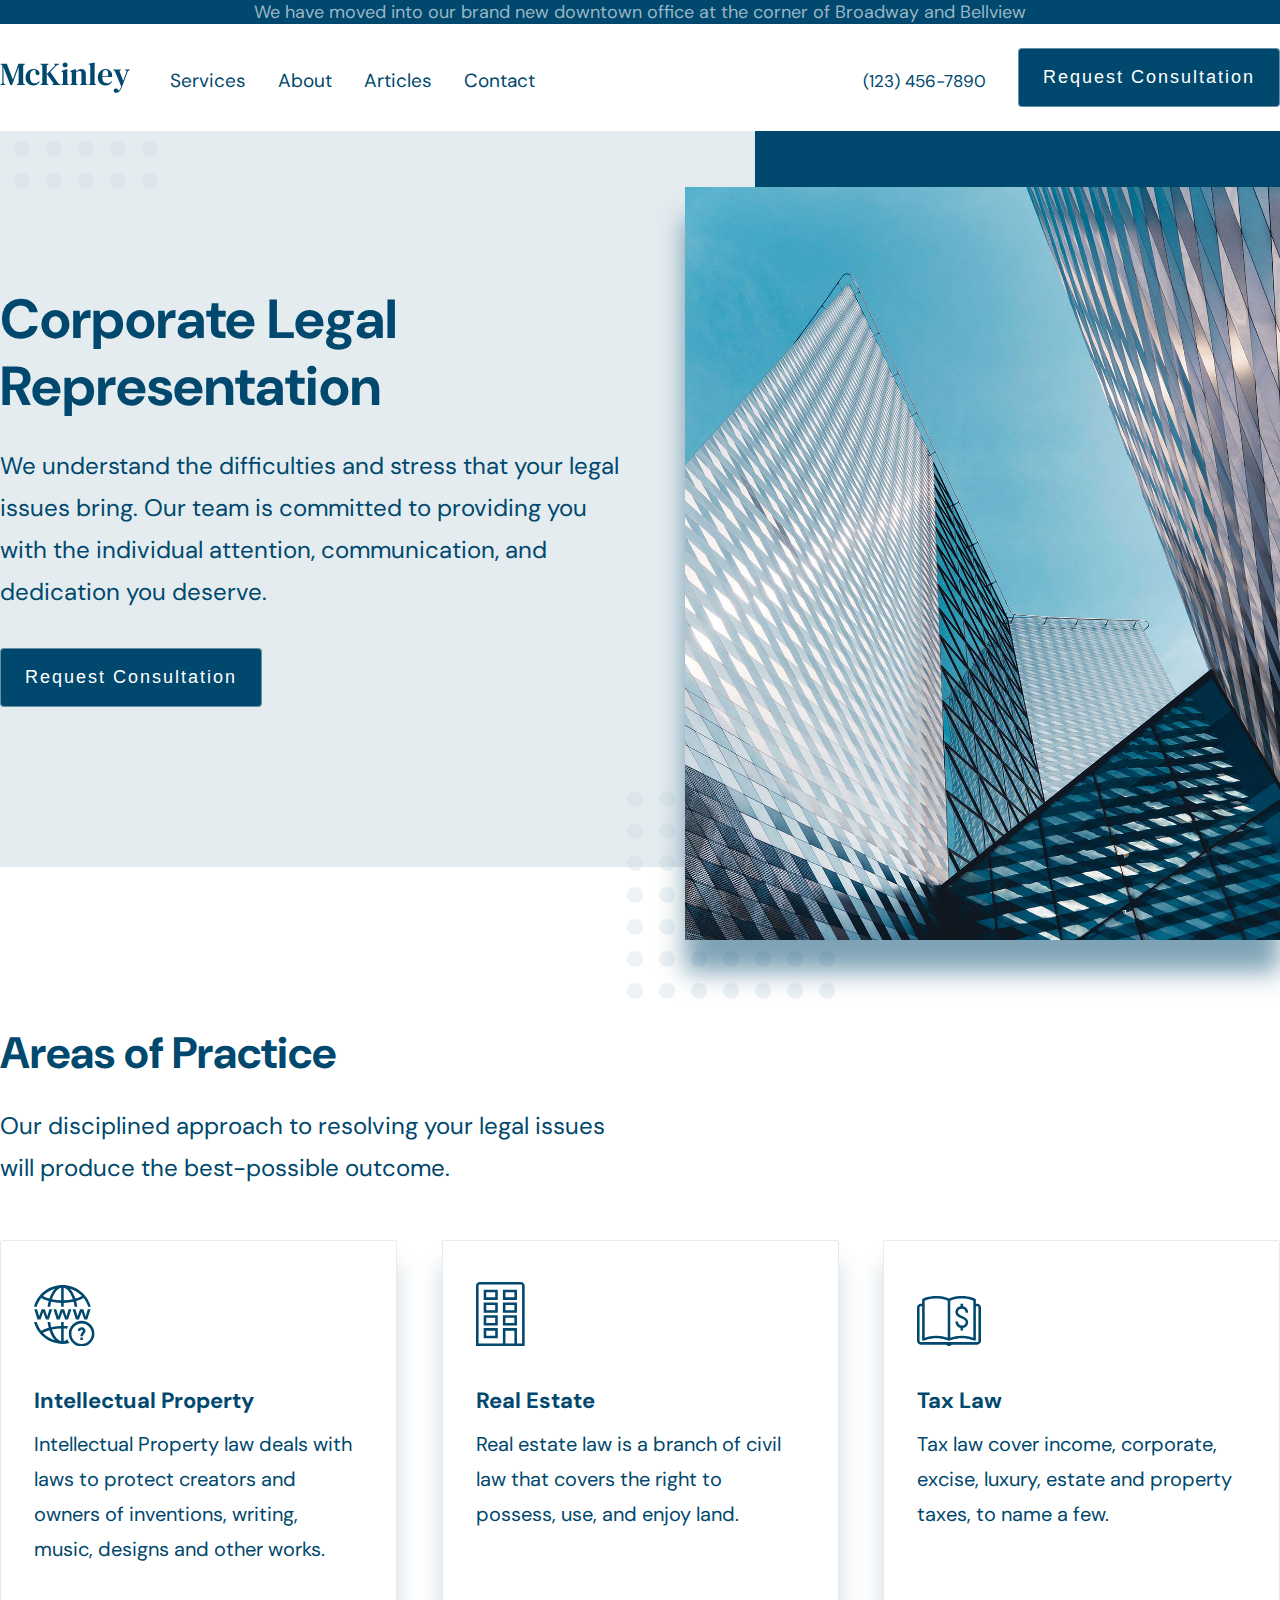
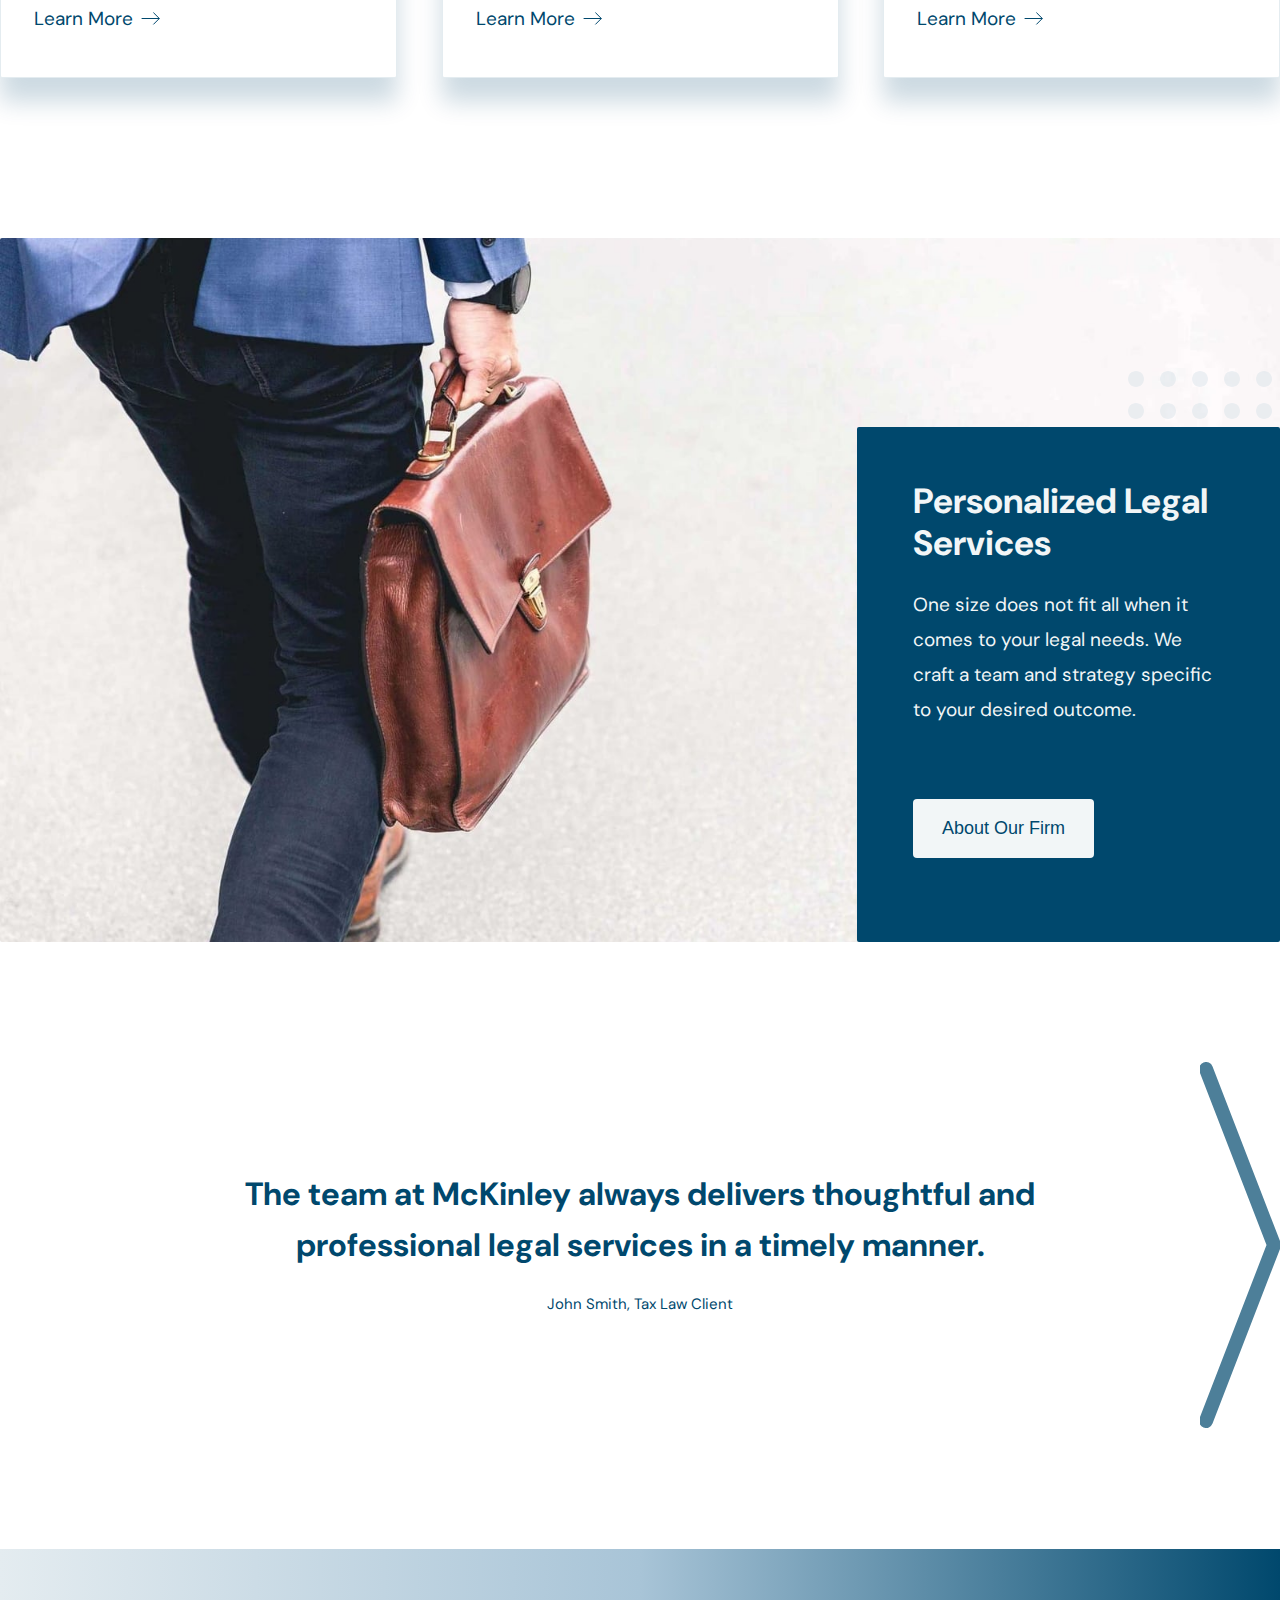
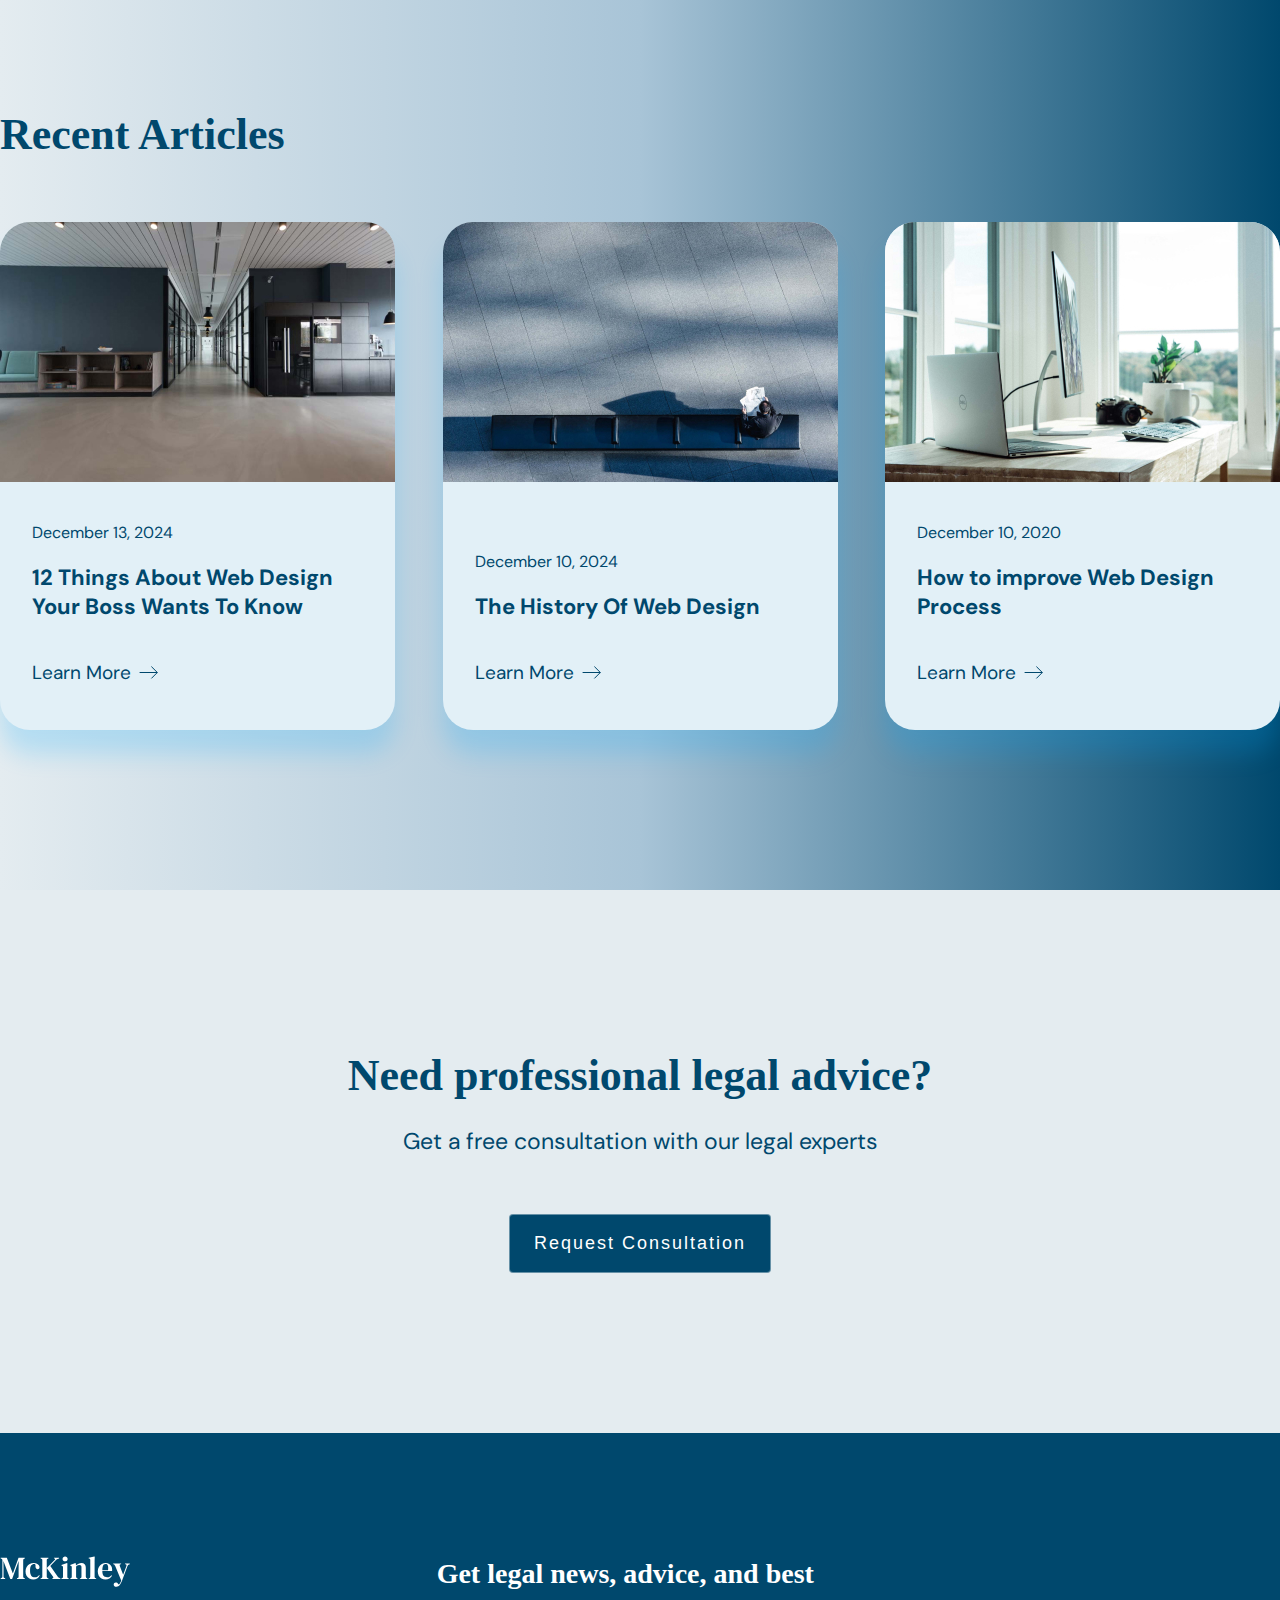
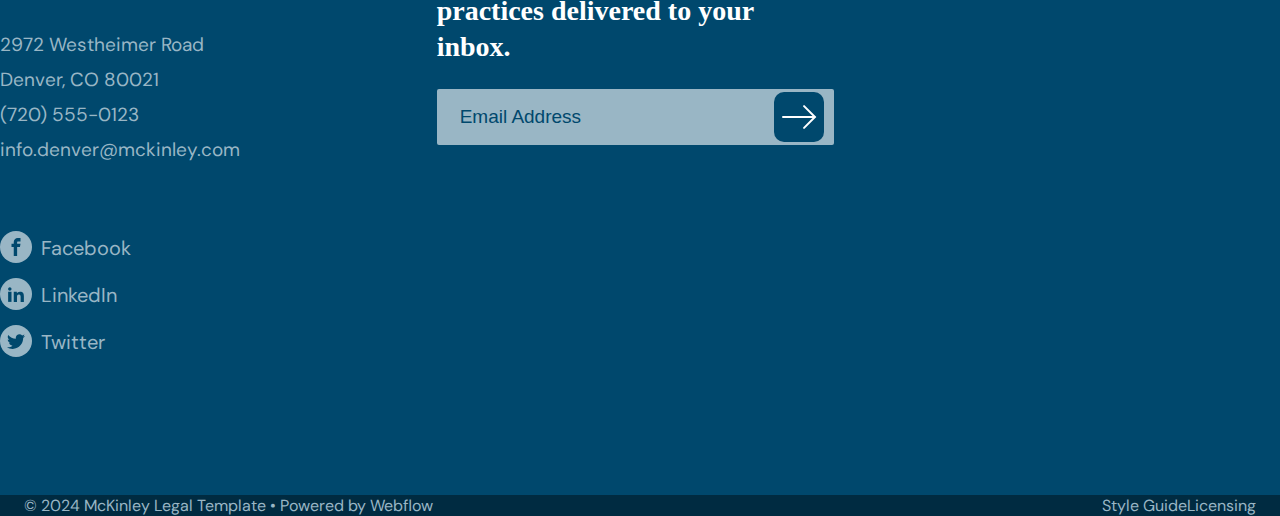
<file: index.html>
<!DOCTYPE html>
<html lang="en">
  <head>
    <meta charset="UTF-8" />
    <meta name="viewport" content="width=device-width, initial-scale=1.0" />
    <title>Document</title>
    <link rel="preconnect" href="https://fonts.googleapis.com" />
    <link rel="preconnect" href="https://fonts.gstatic.com" crossorigin />
    <link
      href="https://fonts.googleapis.com/css2?family=DM+Sans:ital,opsz,wght@0,9..40,100..1000;1,9..40,100..1000&display=swap"
      rel="stylesheet"
    />
    <link rel="stylesheet" href="./css/styles.css" />
  </head>
  <body>
    <p class="first-last-text">
      We have moved into our brand new downtown office at the corner of Broadway
      and Bellview
    </p>
    <header>
      <div class="page-header container">
        <a class="logo"  href="index.html"><img src="/images/Vector.svg" alt="" /></a>
        <nav class="navigation">
          <ul class="nav-list">
            <li class="nav-list-item">
              <a href="#services" class="list-link">Services</a>
            </li>
            <li class="nav-list-item">
              <a href="#about" class="list-link">About</a>
            </li>
            <li class="nav-list-item">
              <a href="#articles" class="list-link">Articles</a>
            </li>
            <li class="nav-list-item">
              <a href="#contacts" class="list-link">Contact</a>
            </li>
          </ul>
        </nav>
        <address class="address">
          <a class="tel" href="tel:+1234567890">(123) 456-7890</a>
        </address>
        <button class="border-button" type="button">Request Consultation</button>
      </div>
    </header>

    <main>
      <section class="hero">
        <div class="hero-page container">
          <div class="hero-box">
            <h1 class="hero-title">Corporate Legal Representation</h1>
            <p class="hero-text">
              We understand the difficulties and stress that your legal issues
              bring. Our team is committed to providing you with the individual
              attention, communication, and dedication you deserve.
            </p>
            <button class="border-button color-b" type="button">Request Consultation</button>
          </div>
          <img class="hero-img" src="/images/IMAGE.jpg" alt="" />
          <img class="tochka" src="/images/tochka.svg" alt="" />
          <img class="tochka-2" src="/images/tochka.svg" alt="" />
        </div>
      </section>

      <section class=" section area" id="about" >
        <div class="container">
          <h2 class="area-title">Areas of Practice</h2>
          <p class="area-text">
            Our disciplined approach to resolving your legal issues will produce
            the best-possible outcome.
          </p>
          <ul class="area-list">
            <li class="area-list-item">
                <div class="flex-box">
                  <img
                    class="area-svg-title"
                    src="/images/IMAGE (1).svg"
                    alt=""
                  />
                  <h3 class="area-subtitle">Intellectual Property</h3>
                  <p class="area-subtext">
                    Intellectual Property law deals with laws to protect creators
                    and owners of inventions, writing, music, designs and other
                    works.
                  </p>
                </div>
                <a class="svg-next" href=""
                  >Learn More <img src="/images/IMAGE (2).svg" alt=""
                /></a>
            </li>
            <li class="area-list-item">
                <div class="flex-box">
                  <img
                    class="area-svg-title"
                    src="/images/IMAGE (4).svg"
                    alt=""
                  />
                  <h3 class="area-subtitle">Real Estate</h3>
                  <p class="area-subtext">
                    Real estate law is a branch of civil law that covers the right
                    to possess, use, and enjoy land.
                  </p>
                </div>
                <a class="svg-next" href=""
                  >Learn More <img src="/images/IMAGE (2).svg" alt="" />
                </a>
            </li>
            <li class="area-list-item">
                <div class="flex-box">
                  <img
                    class="area-svg-title"
                    src="/images/IMAGE (3).svg"
                    alt=""
                  />
                  <h3 class="area-subtitle">Tax Law</h3>
                  <p class="area-subtext">
                    Tax law cover income, corporate, excise, luxury, estate and
                    property taxes, to name a few.
                  </p>
                </div>
                <a class="svg-next" href=""
                  >Learn More <img src="/images/IMAGE (2).svg" alt=""
                /></a>
            </li>
          </ul>
        </div>
      </section>

      <section class="services" id="services" >
        <div class="services-page container">
          <div class="services-box">
            <img class="tochka-services" src="/images/tochka.svg" alt="" />
            <div class="boxx">
              <h3 class="services-title">Personalized Legal Services</h3>
              <p class="services-text">
                One size does not fit all when it comes to your legal needs. We
                craft a team and strategy specific to your desired outcome.
              </p>
              <button class=" button-services">About Our Firm</button>
            </div>
          </div>
        </div>
      </section>

      <section class="section another-part-servicess">
        <div class="another-part-services container">
          <div class="another-part-services-box">
            <h3 class="another-part-services-title">
              The team at McKinley always delivers thoughtful and professional
              legal services in a timely manner.
            </h3>
            <p class="another-part-services-text">John Smith, Tax Law Client</p>
          </div>
          <a class="image-link" href=""
            ><img src="/images/Vector (1).svg" alt=""
          /></a>
        </div>
      </section>

      <section class="section news" id="articles">  
        <div class="news-page container">
          <h2 class="news-titile">Recent Articles</h2>
          <ul class="news-list">
            <li class="news-list-item">
              <img src="/images/IMAGE (10).jpg" alt="" class="news-img" />
              <div class="news-box">
                <p class="time">
                  <time datetime="2024-12-13"></time>
                  December 13, 2024
                </p>
                <h3 class="news-subtitle">
                  12 Things About Web Design Your Boss Wants To Know
                </h3>
                <a href="" class="svg-next"
                  >Learn More <img src="/images/IMAGE (2).svg" alt=""
                /></a>
              </div>
            </li>
            <li class="news-list-item">
              <img src="/images/IMAGE (9).jpg" alt="" class="news-img" />
              <div class="news-box">
                <p class="time">
                  <time datetime="2024-12-10"></time>
                  December 10, 2024
                </p>
                <h3 class="news-subtitle">The History Of Web Design</h3>
                <a href="" class="svg-next"
                  >Learn More <img src="/images/IMAGE (2).svg" alt=""
                /></a>
              </div>
            </li>
            <li class="news-list-item">
              <img src="/images/IMAGE (8).jpg" alt="" class="news-img" />
              <div class="news-box">
                <p class="time">
                  <time datetime="2024-12-10"></time>
                  December 10, 2020
                </p>
                <h3 class="news-subtitle">How to improve Web Design Process</h3>
                <a href="" class="svg-next"
                  >Learn More <img src="/images/IMAGE (2).svg" alt=""
                /></a>
              </div>
            </li>
          </ul>
        </div>
      </section>

      <section class=" section advice">
        <h2 class="visually-hidden">advice</h2>
        <h3 class="advice-title">Need professional legal advice?</h3>
        <p class="advice-text">
          Get a free consultation with our legal experts
        </p>
        <button class="border-button color-b" type="button">Request Consultation</button>
      </section>
    </main>

    <footer class="page-footer">
      <div class=" footer container">
        <div class="footer-box">
          <a href="index.html"><img class="footer-logo" src="/images/title.svg" alt="" /></a>
          <address class="address-footer" id="contacts">
            <p class="location">2972 Westheimer Road</p>
            <p class="location">Denver, CO 80021</p>
            <a class="location" href="tel:+7205550123">(720) 555-0123</a>
            <a class="location decor" href="mailto:info.denver@mckinley.com"
              >info.denver@mckinley.com</a
            >
          </address>

          <div class="social">
            <ul class="social-list">
              <li class="social-item">
                <a class="social-link" href="">
                  <svg class="svg-social" width="18px" height="18px">
                    <use href="/images/icon.svg#icon-facebook"></use>
                  </svg>
                </a>
                <a class="link-footer" href="">Facebook</a>
              </li>
              <li class="social-item">
                <a href="" class="social-link">
                  <svg class="svg-social" width="18px" height="18px">
                    <use href="/images/icon.svg#icon-linkedin2"></use></svg></a
                ><a href=""></a>
                <a class="link-footer" href="">LinkedIn</a>
              </li>
              <li class="social-item">
                <a href="" class="social-link">
                  <svg class="svg-social" width="18px" height="18px">
                    <use href="/images/icon.svg#icon-twitter"></use>
                  </svg>
                <a class="link-footer" href="">Twitter</a>
              </li>
            </ul>
          </div>
        </div>
        <div class="subscription">
          <h3 class="subscription-title">Get legal news, advice, and best practices delivered to your inbox.</h3>
          <form>
            <div class="input">
              <a class="right" href=""><img src="/images/right.svg" alt=""></a>
              <input class="subscription-mail" type="email" placeholder="Email Address">
            </div>
          </form>
        </div>
      </div>
    </footer>
    <div class="marg">
      <span>&copy 2024 McKinley Legal Template • Powered by Webflow</span> <span>Style GuideLicensing</span>
    </div>
  </body>
</html>
</file>
<file: css/styles.css>
/* #region Base */
html {
  scroll-behavior: smooth;
}
body {
  font-family: "DM Sans", sans-serif;
  font-size: 16px;
  color: #00486d;
  margin: 0;
}
* {
  box-sizing: border-box;
}

.visually-hidden {
  position: absolute; /* Убираем элемент из нормального потока документа */
  width: 1px; /* Уменьшаем ширину */
  height: 1px; /* Уменьшаем высоту */
  margin: -1px; /* Убираем отступы */
  padding: 0; /* Убираем внутренние отступы */
  border: 0; /* Убираем границы */
  clip: rect(0, 0, 0, 0); /* Обрезаем элемент */
  clip-path: inset(50%); /* Старый браузеры могут требовать этого */
  white-space: nowrap; /* Убираем переносы строк */
  overflow: hidden; /* Скрываем содержимое */
}

h1,
h2,
h3,
h4,
h5,
h6,
p {
  margin: 0;
}

ul,
ol {
  margin: 0;
  padding: 0;
  list-style-type: none;
}

a {
  text-decoration: none;
  display: block;
}

img {
  display: block;
}

button {
  border: transparent;
}

.button {
  color: rgb(255, 255, 255);

  transition: background 250ms ease-in-out;
}

.border-button {
  padding: 12px 24px;
  min-width: 234px;
  min-height: 59px;
  background: rgb(0, 72, 109);
  text-decoration: none;
  display: inline-block;
  position: relative;
  color: white;
  border: 1px solid rgba(255, 255, 255, 0.4);
  letter-spacing: 2px;
  cursor: pointer;
  font-size: 18px;
  text-align: center;
  border-radius: 4px; /* Rectangle */
  transition: background 350ms ease-in-out, color 250ms ease-in-out;
}
.border-button:before,
.border-button:after {
  content: "";
  position: absolute;
  width: 0;
  height: 0;
  opacity: 0;
  box-sizing: border-box;
}
.border-button:before {
  bottom: 0;
  left: 0;
  border-left: 1px solid rgb(0, 0, 0);
  border-top: 1px solid rgb(0, 0, 0);
  transition: 0s ease opacity 0.8s, 0.2s ease width 0.4s, 0.2s ease height 0.6s;
}
.border-button:after {
  top: 0;
  right: 0;
  border-right: 1px solid rgb(0, 0, 0);
  border-bottom: 1px solid rgb(0, 0, 0);
  transition: 0s ease opacity 0.4s, 0.2s ease width, 0.2s ease height 0.2s;
}
.border-button:hover:before,
.border-button:hover:after {
  height: 100%;
  width: 100%;
  opacity: 1;
}
.border-button:hover:before {
  transition: 0s ease opacity 0s, 0.2s ease height, 0.2s ease width 0.2s;
}
.border-button:hover:after {
  transition: 0s ease opacity 0.4s, 0.2s ease height 0.4s, 0.2s ease width 0.6s;
}
.border-button:hover {
  background: rgb(255, 255, 255);
  color: black;
}

/* #endregion  Base */

/* #region container */

.container {
  max-width: 1350px;
  margin: 0 auto;
}

.section {
  padding: 160px 0;
}

/* #endregion container */

/* #region  header */

header {
  position: sticky;
  top: 0;
  z-index: 999;
}
.first-last-text {
  background-color: #00486d;
  color: #99b6c5;
  text-align: center;
  font-size: 18px;
  position: relative;
  z-index: 2;
}

.page-header {
  background-color: #fff;
  display: flex;
  align-items: center;
  position: relative;
  z-index: 3;
}
.logo {
  margin-right: 40px;
  position: relative;
  z-index: 5;
}

.navigation {
  margin-right: auto;
}

.nav-list {
  display: flex;
  gap: 32px;
  flex-shrink: 0;
}
.list-link {
  display: block;
  color: rgb(0, 72, 109);
  font-size: 19px;
  line-height: 35px;
  text-align: left;
  padding-top: 39px;
  padding-bottom: 33px;
  transition: font-weight 250ms ease-in;
}

.list-link:hover,
.list-link:focus,
.list-link:active {
  font-weight: 700;
}

.list-link::before {
  content: "";
  position: absolute;
  bottom: 25%;
  width: 5%;
  height: 3px;
  background-color: transparent;
}

.list-link::before:hover,
.list-link::before:active,
.list-link::before:focus {
  background-color: #00486d;
}

.address {
  margin-right: 32px;
}
.tel {
  color: rgb(0, 72, 109);
  font-size: 17px;
  text-align: left;
  font-style: normal;
  padding-top: 39px;
  padding-bottom: 33px;
}

/* #endregion header */

/* #region hero */

.hero {
  background: linear-gradient(to right, #e4ecf0 59%, #00486d 50%);
  position: relative;
  z-index: 1;
  padding-bottom: 160px;
}

.hero-page {
  display: flex;
  justify-content: space-between;
  position: relative;
}
.hero-box {
  width: 635px;
  flex-shrink: 0;
  padding-top: 155px;
}
.hero-title {
  font-size: 55px;
  line-height: 67.2px;
  margin-bottom: 25px; /* 122.182% */
}
.hero-text {
  font-size: 24px;
  line-height: 42px;
  margin-bottom: 35px; /* 175% */
}

.color-b:hover {
  background-color: #e4ecf0;
}
.hero-img {
  position: absolute;
  width: 595px;
  height: 753px;
  right: 0;
  top: 56px;
  box-shadow: 0px 32px 24px 0px rgba(0, 72, 109, 0.5);
}
.tochka {
  position: absolute;
  transform: translateY(-150px) translateX(-50px);
  width: 208px;
  height: 208px;
  z-index: -1;
}
.tochka-2 {
  position: absolute;
  right: 445px;
  top: 660px;
  width: 208px;
  height: 208px;
  z-index: -1;
}

/* #endregion hero */

/* #region Area */

.area-title {
  font-size: 44px;
  line-height: 52.8px; /* 120% */
  margin-bottom: 25px;
}
.area-text {
  font-size: 24px;
  line-height: 42px; /* 175% */
  margin-bottom: 51px;
  width: 605px;
}
.area-list {
  display: flex;
  justify-content: space-between;
}

.list-box {
  padding: 41px 36px 41px 33px;
}
.area-list-item {
  display: flex;
  flex-direction: column;
  justify-content: space-between;
  padding: 41px 36px 41px 33px;

  width: 397px;
  border-radius: 2px;
  border: 1px solid #e4ecf0;
  background: #fff;
  box-shadow: 0px 24px 24px 0px rgba(0, 72, 109, 0.2);

  position: relative;
  overflow: hidden;
  transition: all 0.3s ease; /* Плавные переходы для всех эффектов */
}

.area-list-item:hover {
  transform: translateY(-5px) scale(1.05); /* Легкое поднятие и увеличение */
  box-shadow: 0 10px 20px rgba(0, 0, 0, 0.15); /* Увеличенная тень */
  background-color: #99b6c5;
  border-radius: 70px 0px 70px 0px;
}

.area-svg-title {
  margin-bottom: 40px;
}
.area-subtitle {
  font-size: 22px;
  margin-bottom: 12px;
}
.area-subtext {
  font-size: 20px;
  line-height: 35px; /* 175% */
}
.svg-next {
  color: #00486d;
  font-size: 19px;
  line-height: 35px; /* 184.211% */
  display: flex;
  gap: 8px;
  margin-top: 34px;
}

/* #endregion Area */

/* #region services */

.services {
  background: linear-gradient(to right, #ffffff 59%, #f2f6f7 50%);
}

.services-page {
  z-index: 1;
  position: relative;
  padding-top: 189px;
  display: flex;
  justify-content: end;
  align-items: end;
  border-radius: 2px;
  background-image: url(../images/man.jpg);
  background-size: cover;
  background-position: center center;
  background-repeat: no-repeat;
  width: 100%;
}

.services-box {
  width: 423px;
  flex-shrink: 0;
  border-radius: 2px;
  background: #00486d;
  position: relative;
}

.boxx {
  padding: 53px 58px 84px 56px;
}
.services-title {
  color: #f2f6f7;
  font-size: 35px;
  line-height: 42px; /* 120% */
  margin-bottom: 23px;
}
.services-text {
  color: #f2f6f7;
  font-size: 19px;
  line-height: 35px; /* 184.211% */
  margin-bottom: 72px;
}
.button-services {
  color: #00486d;
  text-align: center;
  font-size: 18px;
  line-height: 35px; /* 194.444% */

  border-radius: 4px;
  background: #f2f6f7;
  min-width: 181px;
  min-height: 59px;
  cursor: pointer;
  transition: transform 250ms ease-in-out;
}

.button-services:hover {
  transform: scale(1.1);
  background-color: #00486d;
  color: #fff;
  border: 1px solid #fff;
}

.tochka-services {
  position: absolute;
  transform: translateX(271px) translateY(-56px);
  z-index: -1;
}

.another-part-services {
  display: flex;
  justify-content: center;
  align-items: center;
  position: relative;
}
.another-part-services-box {
  width: 838.188px;
  padding: 66.797px 0.094px 66.203px 0.094px;
}

.another-part-services-title {
  text-align: center;
  font-size: 32px;
  line-height: 51.2px; /* 160% */
  margin-bottom: 16px;
}
.another-part-services-text {
  text-align: center;
  font-size: 15px;
  line-height: 35px; /* 233.333% */
}

.image-link {
  position: absolute;
  right: 0;
  padding-left: 100px;
}
/* #endregion services */

/* #region news */

.news {
  background: linear-gradient(to right, #e4ecf0 0%, #a8c4d7 50%, #00486d 100%);
}

.time {
  margin-bottom: 18px;
}
.news-titile {
  font-family: "DM Serif Text";
  font-size: 44px;
  line-height: 52.8px; /* 120% */
  margin-bottom: 61px;
}
/* Ваш текущий стиль для списка новостей */
.news-list {
  display: flex;
  justify-content: space-between;
  gap: 20px; /* добавлено расстояние между элементами */
}

.news-list-item {
  display: flex;
  flex-direction: column;
  justify-content: space-between;
  width: 395px;
  border-radius: 2px;
  background: #fff;
  box-shadow: 0px 24px 24px 0px rgba(0, 170, 255, 0.2);
  border-radius: 30px;
  overflow: hidden;
  background-color: #e2f0f7;
  transition: all 0.3s ease; /* Плавный переход для всех эффектов */
  transform-style: preserve-3d; /* Для поддержания 3D пространства */
}

/* 3D эффект при ховере */
.news-list-item:hover {
  transform: rotateY(10deg) scale(1.05); /* Легкий поворот и увеличение */
  box-shadow: 0 15px 30px rgba(0, 0, 0, 0.2); /* Увеличенная тень */
  filter: brightness(1.1); /* Осветление */
  transition: all 0.3s ease; /* Плавный переход */
}

/* Стили для контейнера с текстом внутри карточки */
.news-box {
  padding: 40px 32px;
}

/* Стили для изображения */
.news-img {
  width: 100%;
  height: auto;
  object-fit: cover;
  transition: transform 0.3s ease; /* Плавный переход для изображения */
}
.news-subtitle {
  color: #00486d;
  font-size: 22px;
  margin: 20px 0;
}
/* #endregion news */

/* #region advice */
.advice {
  background: #e4ecf0;
  text-align: center;
}
.advice-title {
  font-family: "DM Serif Text";
  font-size: 44px;
  margin-bottom: 19px;
}
.advice-text {
  text-align: center;
  font-size: 23px;
  line-height: 42px; /* 182.609% */
  margin-bottom: 52px;
}
/* #endregion advice */

/* #region footer */
.page-footer {
  background: #00486d;
  padding: 123px 0;
}

.footer {
  display: flex;
}

.footer-box {
  width: 396.656px;
  margin-right: 40px;
}

.address-footer {
  margin-bottom: 64px;
}
.footer-logo {
  margin-bottom: 40px;
}
.location {
  color: #99b6c5;
  font-size: 19px;
  font-style: normal;
  line-height: 35px; /* 184.211% */
}

.decor {
  text-decoration: 1px solid #99b6c5;
}

.social-item {
  margin-bottom: 12px;
  display: flex;
}
.social {
}
.social-link {
  display: flex;
  align-items: center;
  justify-content: center;
  width: 32px;
  height: 32px;
  background-color: #99b6c5;
  border-radius: 50%;
  margin-right: 9px;
}
.svg-social {
  fill: #00486d;
}

.link-footer {
  color: #99b6c5;
  font-size: 20px;
  line-height: 35px; /* 175% */
}

.marg {
  display: flex;
  justify-content: space-between;
  background-color: #002b41;
  color: #99b6c5;
  padding: 0 24px;
}

.subscription {
  width: 397px;
}

.subscription-title {
  color: #fff;
  font-family: "DM Serif Text";
  font-size: 28px;
  line-height: 36.4px; /* 130% */
  margin-bottom: 23px;
}

.subscription-mail {
  padding: 15px 23px;
  min-width: 397px;
  min-height: 56px;
  border-radius: 2px;
  border: 1px solid #99b6c5;
  background: #99b6c5;
  border: none;
  outline: none;
  font-size: 19px;
}

.subscription-mail::placeholder {
  color: #00486d;
  font-size: 19px;
  line-height: 35px; /* 184.211% */
}

.input {
  position: relative;
}

.right {
  position: absolute;
  right: 10px;
  top: 50%;
  transform: translateY(-50%);
  background-color: #00486d;
  border-radius: 20%;
}
/* #endregion footer */
</file>
